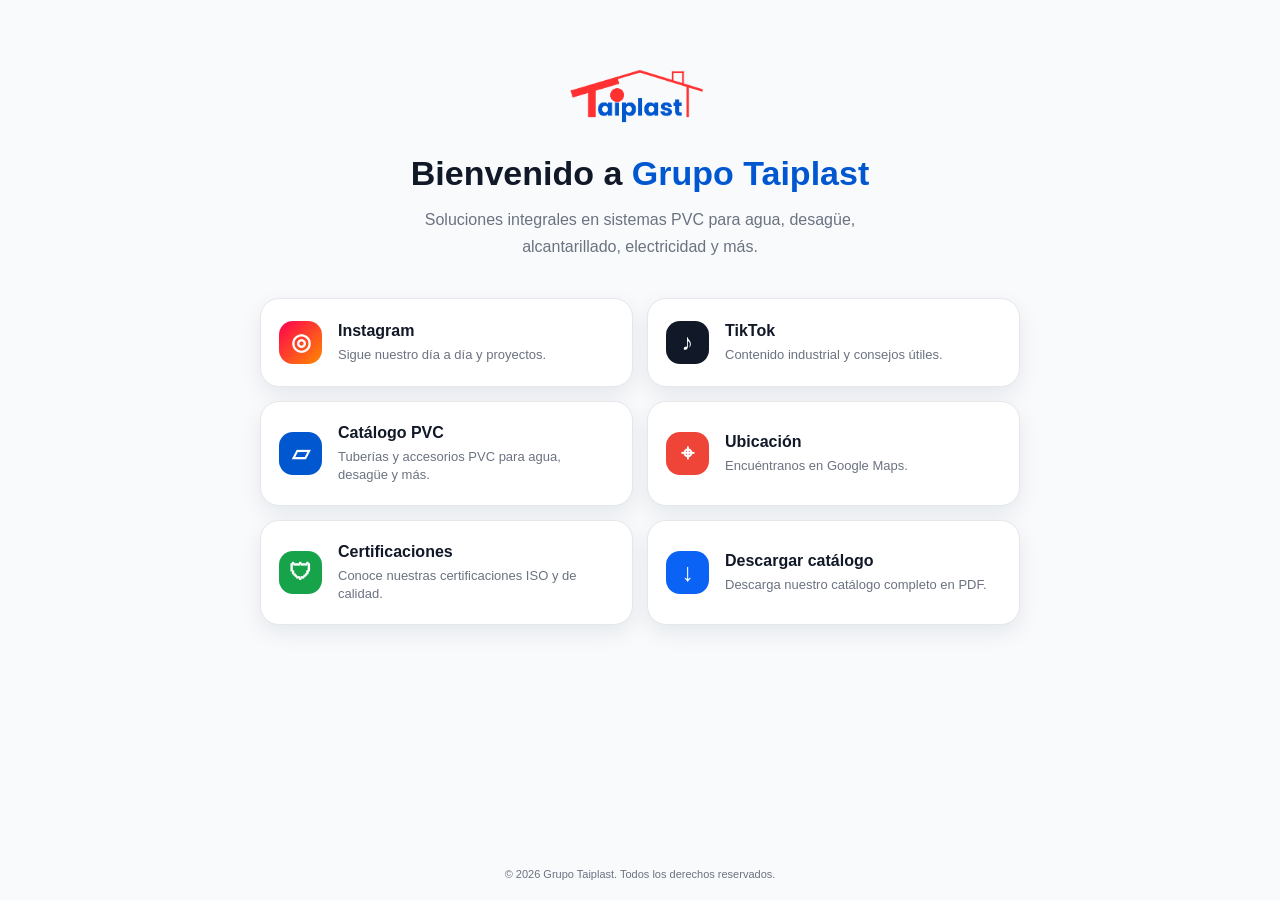
<file: index.html>
<!DOCTYPE html>
<html lang="es">
<head>
  <meta charset="UTF-8" />
  <meta name="viewport" content="width=device-width, initial-scale=1.0" />

  <title>Grupo Taiplast</title>

  <link rel="icon" type="image/png" href="img/LOGO.png" />
  <link rel="apple-touch-icon" href="img/LOGO.png" />

  <link rel="stylesheet" href="Style/Index.css" />
</head>
<body>
  <main class="page">
    <section class="hero">
      <img src="img/logo taiplast.png" alt="Grupo Taiplast" class="logo" />

      <h1>Bienvenido a <span>Grupo Taiplast</span></h1>
      <p>
        Soluciones integrales en sistemas PVC para agua, desagüe,
        alcantarillado, electricidad y más.
      </p>
    </section>

    <section class="menu">
      <a class="card instagram" href="https://www.instagram.com/taiplast.pvc/">
        <div class="icon">◎</div>
        <div>
          <h2>Instagram</h2>
          <p>Sigue nuestro día a día y proyectos.</p>
        </div>
      </a>

      <a class="card tiktok" href="https://www.tiktok.com/@taiplastsac?is_from_webapp=1&sender_device=pc">
        <div class="icon">♪</div>
        <div>
          <h2>TikTok</h2>
          <p>Contenido industrial y consejos útiles.</p>
        </div>
      </a>

      <a class="card catalogo" href="Catalogo.html">
        <div class="icon">▱</div>
        <div>
          <h2>Catálogo PVC</h2>
          <p>Tuberías y accesorios PVC para agua, desagüe y más.</p>
        </div>
      </a>

      <a class="card ubicacion" href="https://maps.app.goo.gl/5tgSD6Tb9HavSkV97">
        <div class="icon">⌖</div>
        <div>
          <h2>Ubicación</h2>
          <p>Encuéntranos en Google Maps.</p>
        </div>
      </a>
      <a class="card certificados" href="Certificaciones.html">
        <div class="icon">🛡</div>
        <div>
          <h2>Certificaciones</h2>
          <p>Conoce nuestras certificaciones ISO y de calidad.</p>
        </div>
      </a>

      <a class="card descargar-catalogo"
        href="https://drive.google.com/file/d/1SgM5r2VQOVTahTMHMQ_StmbwVILnKFu6/view?usp=sharing" target="_blank" rel="noopener">
        <div class="icon">↓</div>
        <div>
          <h2>Descargar catálogo</h2>
          <p>Descarga nuestro catálogo completo en PDF.</p>
        </div>
      </a>
    </section>

    <footer>
      © 2026 Grupo Taiplast. Todos los derechos reservados.
    </footer>
  </main>
</body>
</html>
</file>
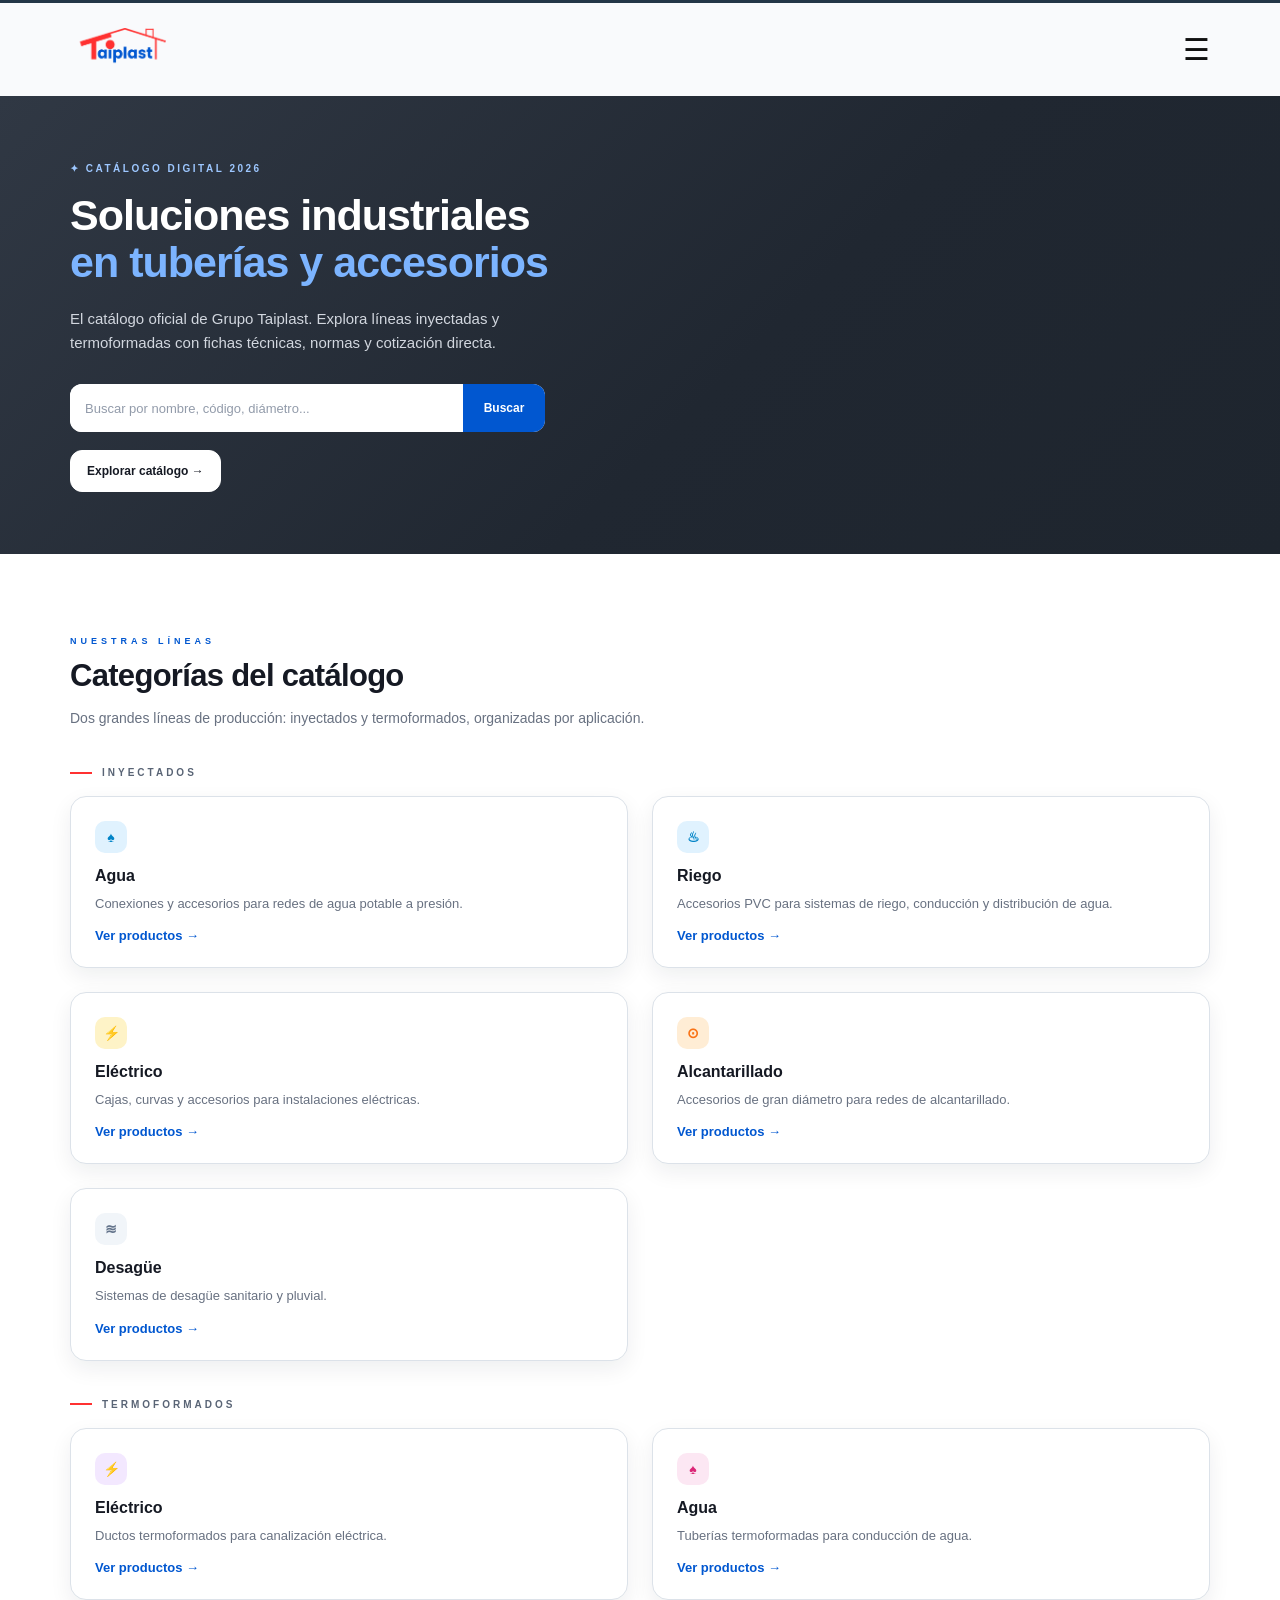
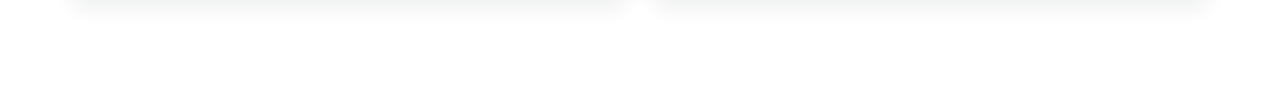
<file: Catalogo.html>
<!DOCTYPE html>
<html lang="es">
<head>
  <meta charset="UTF-8">

  <meta
    name="viewport"
    content="width=device-width, initial-scale=1.0"
  >

  <title>Catálogo PVC | Grupo Taiplast</title>

  <link rel="icon" type="image/png" href="img/LOGO.png" />
  <link rel="apple-touch-icon" href="img/LOGO.png" />

  <link
    rel="stylesheet"
    href="./Style/Catalogo.css"
  >
</head>

<body>

  <!-- =========================
       ENCABEZADO
  ========================== -->

  <header class="header">

    <a href="./index.html" class="logo-link">
      <img
        src="./img/logo taiplast.png"
        alt="Taiplast"
        class="logo"
      >
    </a>

    <button
      type="button"
      class="menu-btn"
      id="menuBtn"
      aria-label="Abrir menú"
      aria-expanded="false"
    >
      ☰
    </button>

  </header>


  <!-- =========================
       PORTADA
  ========================== -->

  <section class="hero">

    <div class="hero-content">

      <span class="hero-tag">
        ✦ CATÁLOGO DIGITAL 2026
      </span>

      <h1>
        Soluciones industriales
        <strong>en tuberías y accesorios</strong>
      </h1>

      <p>
        El catálogo oficial de Grupo Taiplast. Explora líneas
        inyectadas y termoformadas con fichas técnicas,
        normas y cotización directa.
      </p>

      <form
        class="search-box"
        action="./Productos.html"
        method="get"
      >

        <input
          type="search"
          name="buscar"
          placeholder="Buscar por nombre, código, diámetro..."
          aria-label="Buscar productos"
        >

        <button type="submit">
          Buscar
        </button>

      </form>

      <div class="hero-actions">

        <a
          href="#categorias"
          class="btn-primary"
        >
          Explorar catálogo →
        </a>

      </div>

    </div>

  </section>


  <!-- =========================
       CATEGORÍAS
  ========================== -->

  <main
    id="categorias"
    class="content"
  >

    <span class="section-label">
      NUESTRAS LÍNEAS
    </span>

    <h2>
      Categorías del catálogo
    </h2>

    <p class="intro">
      Dos grandes líneas de producción: inyectados y
      termoformados, organizadas por aplicación.
    </p>


    <!-- =========================
         INYECTADOS
    ========================== -->

    <section class="category-section">

      <div class="group-title">
        <span></span>
        <h3>INYECTADOS</h3>
      </div>

      <div class="categories-grid">

        <!-- AGUA INYECTADOS -->

        <article class="category-card">

          <div class="category-icon icon-water">
            ♠
          </div>

          <h3>
            Agua
          </h3>

          <p>
            Conexiones y accesorios para redes de agua
            potable a presión.
          </p>

          <a
            href="./Productos.html?categoria=agua-inyectados"
            class="category-link"
          >
            Ver productos →
          </a>

        </article>

        <!-- RIEGO INYECTADOS -->

        <article class="category-card">

          <div class="category-icon icon-water">
            ♨
          </div>

          <h3>
            Riego
          </h3>

          <p>
            Accesorios PVC para sistemas de riego,
            conducción y distribución de agua.
          </p>

          <a
            href="./Productos.html?categoria=riego"
            class="category-link"
          >
            Ver productos →
          </a>

        </article>


        <!-- ELÉCTRICO INYECTADOS -->

        <article class="category-card">

          <div class="category-icon icon-electric">
            ⚡
          </div>

          <h3>
            Eléctrico
          </h3>

          <p>
            Cajas, curvas y accesorios para instalaciones
            eléctricas.
          </p>

          <a
            href="./Productos.html?categoria=electrico-inyectados"
            class="category-link"
          >
            Ver productos →
          </a>

        </article>


        <!-- ALCANTARILLADO -->

        <article class="category-card">

          <div class="category-icon icon-sewer">
            ⊙
          </div>

          <h3>
            Alcantarillado
          </h3>

          <p>
            Accesorios de gran diámetro para redes de
            alcantarillado.
          </p>

          <a
            href="./Productos.html?categoria=alcantarillado"
            class="category-link"
          >
            Ver productos →
          </a>

        </article>


        <!-- DESAGÜE -->

        <article class="category-card">

          <div class="category-icon icon-drainage">
            ≋
          </div>

          <h3>
            Desagüe
          </h3>

          <p>
            Sistemas de desagüe sanitario y pluvial.
          </p>

          <a
            href="./Productos.html?categoria=desague"
            class="category-link"
          >
            Ver productos →
          </a>

        </article>

      </div>

    </section>


    <!-- =========================
         TERMOFORMADOS
    ========================== -->

    <section class="category-section">

      <div class="group-title">
        <span></span>
        <h3>TERMOFORMADOS</h3>
      </div>

      <div class="categories-grid">

        <!-- ELÉCTRICO TERMOFORMADOS -->

        <article class="category-card">

          <div class="category-icon icon-electric-formed">
            ⚡
          </div>

          <h3>
            Eléctrico
          </h3>

          <p>
            Ductos termoformados para canalización eléctrica.
          </p>

          <a
            href="./Productos.html?categoria=electrico-termoformados"
            class="category-link"
          >
            Ver productos →
          </a>

        </article>


        <!-- AGUA TERMOFORMADOS -->

        <article class="category-card">

          <div class="category-icon icon-water-formed">
            ♠
          </div>

          <h3>
            Agua
          </h3>

          <p>
            Tuberías termoformadas para conducción de agua.
          </p>

          <a
            href="./Productos.html?categoria=agua-termoformados"
            class="category-link"
          >
            Ver productos →
          </a>

        </article>

      </div>

    </section>

  </main>


  <!-- =========================
       MENÚ LATERAL
  ========================== -->

  <div
    class="menu-overlay"
    id="menuOverlay"
    aria-hidden="true"
  ></div>

  <nav
    class="side-menu"
    id="sideMenu"
    aria-hidden="true"
  >

    <button
      type="button"
      class="close-menu"
      id="closeMenu"
      aria-label="Cerrar menú"
    >
      ×
    </button>

    <a href="./index.html">
      Inicio
    </a>

    <a href="#categorias">
      Categorías
    </a>

    <a href="./Productos.html">
      Productos
    </a>

  </nav>


  <script src="./JS/Catalogo.js"></script>

</body>
</html>
</file>
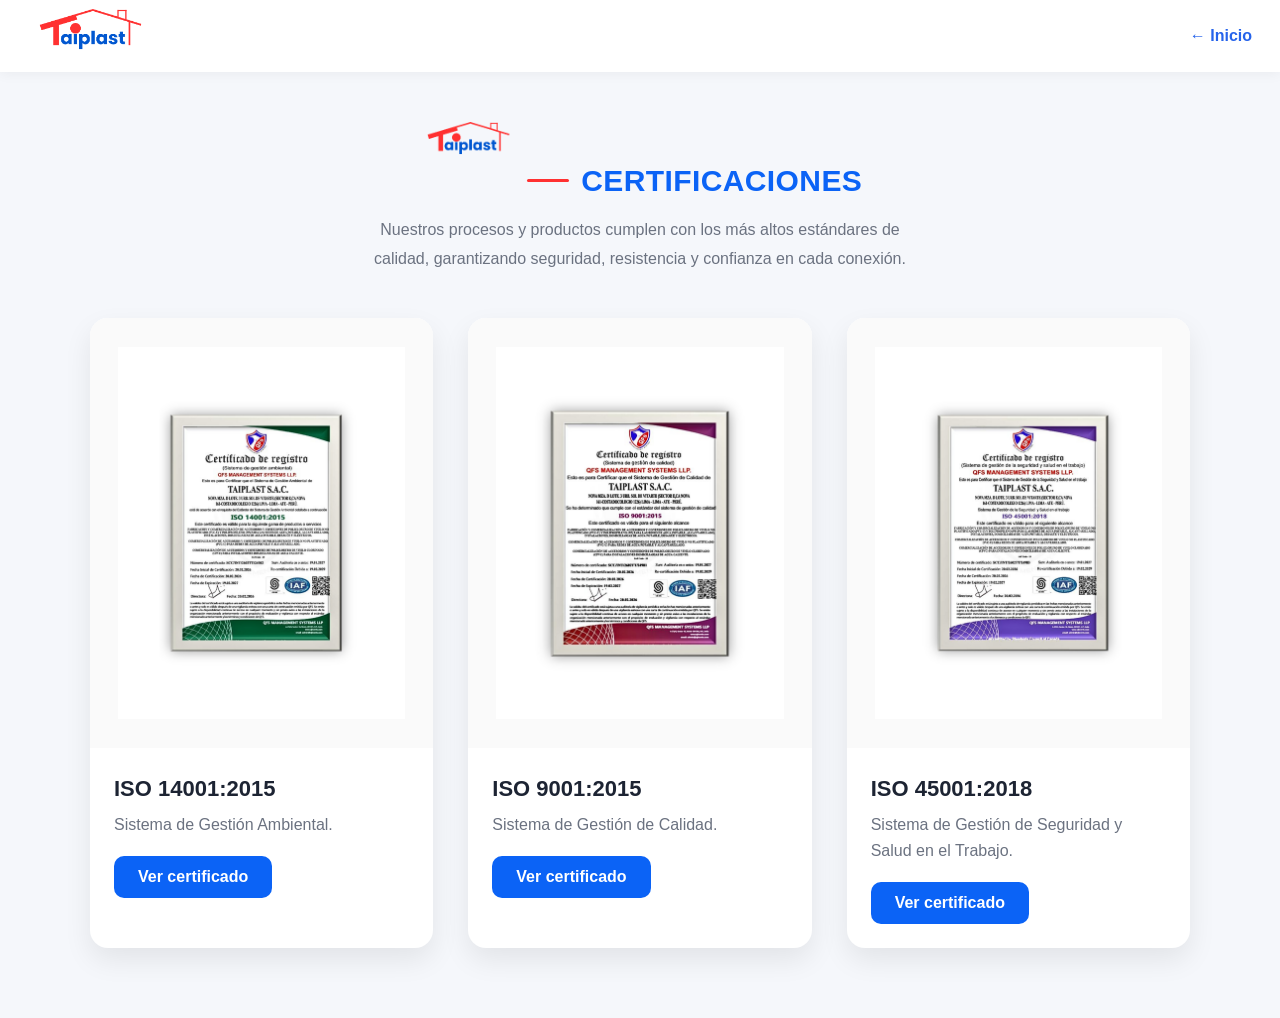
<file: Certificaciones.html>
<!DOCTYPE html>
<html lang="es">
<head>
    <meta charset="UTF-8">
    <meta name="viewport" content="width=device-width, initial-scale=1.0">
    <title>Certificaciones | Grupo Taiplast</title>

    <link rel="icon" type="image/png" href="img/LOGO.png" />
    <link rel="apple-touch-icon" href="img/LOGO.png" />

    <link rel="stylesheet" href="Style/Certificaciones.css">
</head>
<body>

<header class="topbar">

    <a href="index.html" class="logo-link">
        <img src="img/logo taiplast.png" class="logo">
    </a>

    <a href="index.html" class="volver">
        ← Inicio
    </a>

</header>

<main class="container">

    <section class="hero">

    <img src="img/logo taiplast.png" alt="Taiplast" class="hero-logo">

    <div class="hero-title">

        <span class="line"></span>

        <h2>CERTIFICACIONES</h2>

    </div>

    <p>
        Nuestros procesos y productos cumplen con los más altos estándares de
        calidad, garantizando seguridad, resistencia y confianza en cada
        conexión.
    </p>

</section>


    <section class="cards">

        <div class="certificate-card">

            <img src="img/8.jpg">

            <div class="certificate-info">

                <h2>ISO 14001:2015</h2>

                <p>
                    Sistema de Gestión Ambiental.
                </p>

                <a href="img/8.jpg" target="_blank">
                    Ver certificado
                </a>

            </div>

        </div>


        <div class="certificate-card">

            <img src="img/7.jpg">

            <div class="certificate-info">

                <h2>ISO 9001:2015</h2>

                <p>
                    Sistema de Gestión de Calidad.
                </p>

                <a href="img/7.jpg" target="_blank">
                    Ver certificado
                </a>

            </div>

        </div>


        <div class="certificate-card">

            <img src="img/9.jpg">

            <div class="certificate-info">

                <h2>ISO 45001:2018</h2>

                <p>
                    Sistema de Gestión de Seguridad y Salud en el Trabajo.
                </p>

                <a href="img/9.jpg" target="_blank">
                    Ver certificado
                </a>

            </div>

        </div>

    </section>

</main>

</body>
</html>
</file>
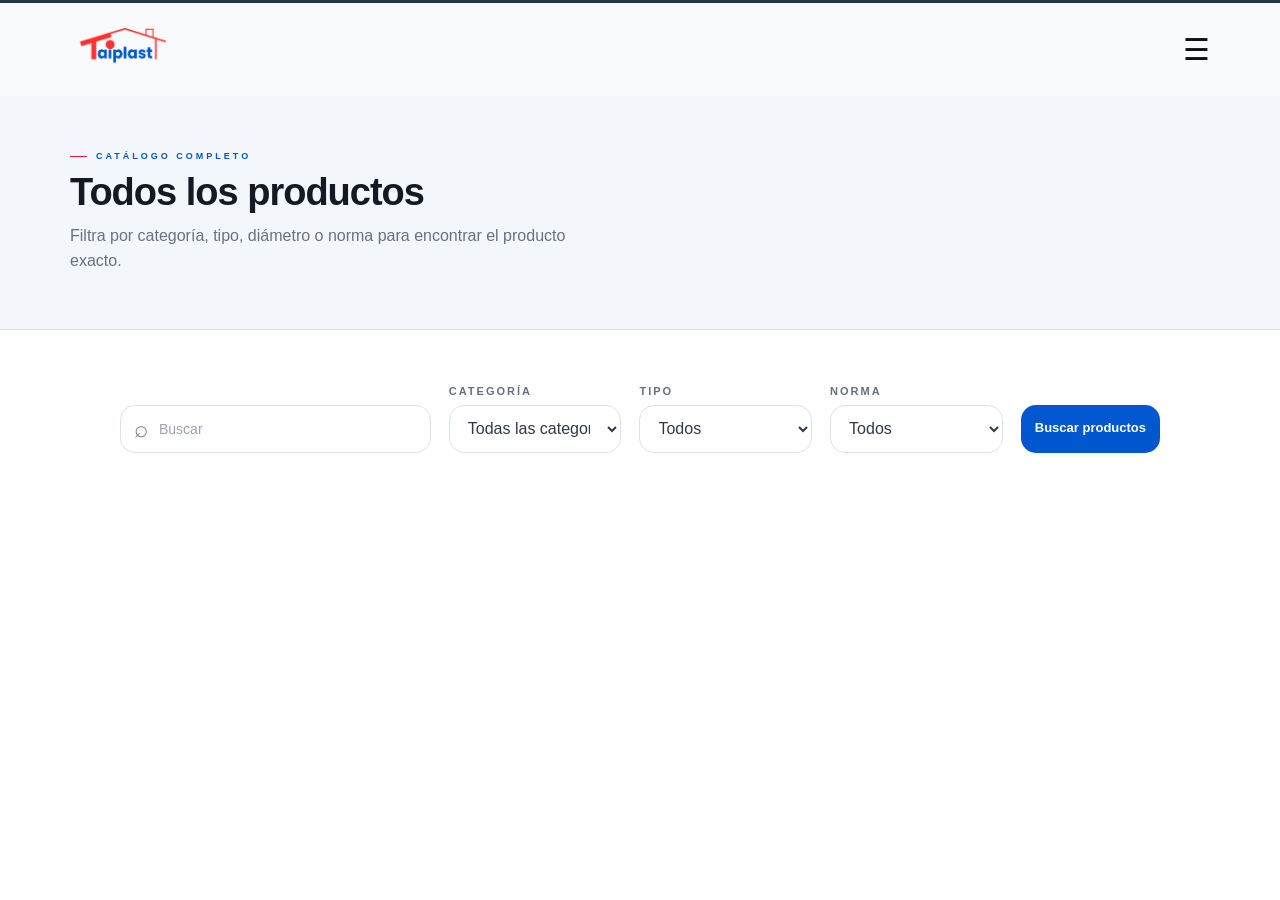
<file: Productos.html>
<!DOCTYPE html>
<html lang="es">
<head>
  <meta charset="UTF-8" />

  <meta
    name="viewport"
    content="width=device-width, initial-scale=1.0"
  />

  <meta
    name="description"
    content="Catálogo completo de productos PVC de Grupo Taiplast."
  />

  <link rel="icon" type="image/png" href="img/LOGO.png" />
  <link rel="apple-touch-icon" href="img/LOGO.png" />

  <title>Productos | Grupo Taiplast</title>

  <link
    rel="stylesheet"  
    href="Style/Productos.css"
  />
</head>

<body>

  <!-- =========================
       HEADER
  ========================== -->
  <header class="header">

    <a
      href="Catalogo.html"
      class="logo-link"
      aria-label="Volver al catálogo"
    >
      <img
        src="img/logo taiplast.png"
        alt="Logo de Grupo Taiplast"
        class="logo"
      />
    </a>

    <button
      class="menu-btn"
      id="menuBtn"
      type="button"
      aria-label="Abrir menú"
      aria-controls="sideMenu"
      aria-expanded="false"
    >
      ☰
    </button>

  </header>


  <!-- =========================
       ENCABEZADO
  ========================== -->
  <section class="page-heading">

    <span class="section-label">
      <span aria-hidden="true"></span>
      CATÁLOGO COMPLETO
    </span>

    <h1>Todos los productos</h1>

    <p>
      Filtra por categoría, tipo, diámetro o norma para encontrar
      el producto exacto.
    </p>

  </section>


  <!-- =========================
       CONTENIDO PRINCIPAL
  ========================== -->
  <main class="filters-container">

    <!-- FORMULARIO DE FILTROS -->
    <form
      class="filters-form"
      id="filtersForm"
    >

      <!-- BUSCADOR -->
      <div class="search-field">
        <span class="search-icon">⌕</span>

        <input
          type="text"
          id="productSearch"
          placeholder="Buscar"
          autocomplete="off"
        >

        <button
          type="button"
          class="clear-search"
          id="clearSearch"
          aria-label="Limpiar búsqueda"
        >
          ×
        </button>
      </div>


      <!-- CATEGORÍA -->
      <div class="filter-group">

        <label for="categoryFilter">
          Categoría
        </label>

        <select id="categoryFilter">
          <option value="">Todas las categorías</option>
          <option value="agua-inyectados">Agua · INY</option>
          <option value="riego">Riego · INY</option>
          <option value="electrico-inyectados">Eléctrico · INY</option>
          <option value="alcantarillado">Alcantarillado · INY</option>
          <option value="desague">Desagüe · INY</option>
          <option value="electrico-termoformados">
            Eléctrico · Termoformados
          </option>
          <option value="agua-termoformados">
            Agua · Termoformados
          </option>
        </select>

      </div>


      <!-- TIPO -->
      <div class="filter-group">

        <label for="typeFilter">
          Tipo
        </label>

        <select id="typeFilter">
          <option value="">Todos</option>
          <option value="codo">Codo</option>
          <option value="tee">Tee</option>
          <option value="tee-sanitaria">Tee sanitaria</option>
          <option value="yee">Yee</option>
          <option value="union">Unión</option>
          <option value="reduccion">Reducción</option>
          <option value="tapon">Tapón</option>
          <option value="sombrero-de-ventilacion">
            Sombrero de ventilación
          </option>
        </select>

      </div>



      <!-- NORMA -->
      <div class="filter-group">

        <label for="standardFilter">
          Norma
        </label>

        <select
          id="standardFilter"
          name="standardFilter"
        >
          <option value="">
            Todos
          </option>

          <option value="ntp">
            NTP
          </option>

          <option value="iso">
            ISO
          </option>

          <option value="astm">
            ASTM
          </option>

          <option value="npt">
            NPT
          </option>
        </select>

      </div>


      <!-- BOTÓN -->
      <button
        class="filter-button"
        id="searchProductsButton"
        type="submit"
      >
        Buscar productos
      </button>

    </form>


    <!-- =========================
         RESULTADOS
    ========================== -->
    <section
      class="results-section"
      id="resultsSection"
      aria-live="polite"
    >



      <!-- CONTADOR -->
      <p
        id="resultsText"
        class="results-text"
        hidden
      ></p>


      <!-- SIN RESULTADOS -->
      <div
        id="noResultsMessage"
        class="no-results-message"
        hidden
      >
        <h2>No encontramos productos</h2>

        <p>
          Prueba cambiando el nombre del producto o seleccionando
          otros filtros.
        </p>
      </div>


      <!-- ERROR -->
      <div
        id="errorMessage"
        class="error-message"
        hidden
      >
        <h2>No se pudieron cargar los productos</h2>

        <p>
          Verifica que el archivo
          <strong>productos.json</strong>
          se encuentre correctamente conectado.
        </p>
      </div>


      <!-- TARJETAS DE PRODUCTOS -->
      <div
        class="products-grid"
        id="productsGrid"
      ></div>

    </section>

  </main>


  <!-- =========================
       MENÚ LATERAL
  ========================== -->

  <div
    class="menu-overlay"
    id="menuOverlay"
    aria-hidden="true"
  ></div>

  <nav
    class="side-menu"
    id="sideMenu"
    aria-label="Menú principal"
    aria-hidden="true"
  >

    <button
      class="close-menu"
      id="closeMenu"
      type="button"
      aria-label="Cerrar menú"
    >
      ×
    </button>

    <a href="index.html">
      Inicio
    </a>

    <a href="Catalogo.html#categorias">
      Categoría
    </a>

    <a
      href="Productos.html"
      aria-current="page"
    >
      Producto
    </a>

  </nav>

  <script src="JS/Productos.js"></script>

</body>
</html>
</file>
<file: Style/Index.css>
* {
  box-sizing: border-box;
  margin: 0;
  padding: 0;
}

body {
  font-family: Arial, Helvetica, sans-serif;
  background: #f8fafc;
  color: #111827;
}

.page {
  width: 100%;
  min-height: 100vh;
  padding: 54px 24px 20px;
  display: flex;
  flex-direction: column;
  align-items: center;
}

.hero {
  text-align: center;
  max-width: 340px;
}

.logo {
  width: 145px;
  margin-bottom: 16px;
}

h1 {
  font-size: 26px;
  line-height: 1.08;
  font-weight: 800;
  margin-bottom: 14px;
}

h1 span {
  color: #0157d0;
}

.hero p {
  font-size: 14px;
  line-height: 1.7;
  color: #6b7280;
}

.menu {
  width: 100%;
  max-width: 345px;
  margin-top: 38px;
  display: grid;
  gap: 14px;
}

.descargar-catalogo .icon {
    background: #0B63F6;
    color: white;
    font-size: 25px;
    font-weight: 700;
}

.card {
  background: white;
  border: 1px solid #e5e7eb;
  border-radius: 19px;
  padding: 22px 18px;
  display: flex;
  align-items: center;
  gap: 16px;
  text-decoration: none;
  color: inherit;
  box-shadow: 0 8px 22px rgba(15, 23, 42, 0.08);
}

.card:hover {
  transform: translateY(-2px);
}

.icon {
  width: 43px;
  height: 43px;
  border-radius: 14px;
  display: grid;
  place-items: center;
  color: white;
  font-size: 23px;
  flex-shrink: 0;
  font-weight: bold;
}

.instagram .icon {
  background: linear-gradient(135deg, #ff004f, #ff8a00);
}

.tiktok .icon {
  background: #111827;
}

.catalogo .icon {
  background: #0157d0;
}

.ferreteria .icon {
  background: #ff123c;
}

.whatsapp .icon {
  background: #25d366;
}

.ubicacion .icon {
  background: #ef4438;
}

.certificados .icon{
    background:#16a34a;
    color:#fff;
}

.card h2 {
  font-size: 16px;
  margin-bottom: 6px;
}

.card p {
  font-size: 13px;
  line-height: 1.35;
  color: #6b7280;
}

footer {
  margin-top: auto;
  padding-top: 72px;
  font-size: 11px;
  color: #6b7280;
  text-align: center;
}

/* Computadora */
@media (min-width: 768px) {
  .page {
    padding-top: 70px;
  }

  .hero {
    max-width: 520px;
  }

  .logo {
    width: 170px;
  }

  h1 {
    font-size: 34px;
  }

  .hero p {
    font-size: 16px;
  }

  .menu {
    max-width: 760px;
    grid-template-columns: repeat(2, 1fr);
  }
}
</file>
<file: Style/Catalogo.css>
:root {
  --blue: #0157d0;
  --blue-hover: #0048ad;

  --red: #ff3131;

  --dark: #151923;
  --hero-dark: #202731;
  --hero-dark-light: #303844;

  --gray: #687181;
  --light-gray: #f5f7fa;

  --border: #dce2e9;
  --white: #ffffff;

  --water: #0284c7;
  --water-light: #e0f2fe;

  --electric: #ca8a04;
  --electric-light: #fef3c7;

  --sewer: #f97316;
  --sewer-light: #ffedd5;

  --drainage: #64748b;
  --drainage-light: #f1f5f9;

  --formed-electric: #9333ea;
  --formed-electric-light: #f3e8ff;

  --formed-water: #db2777;
  --formed-water-light: #fce7f3;
}


/* =========================
   CONFIGURACIÓN GENERAL
========================= */

* {
  margin: 0;
  padding: 0;
  box-sizing: border-box;
}

html {
  scroll-behavior: smooth;
}

body {
  min-height: 100vh;

  font-family:
    Arial,
    Helvetica,
    sans-serif;

  color: var(--dark);
  background: var(--white);
}

button,
input {
  font: inherit;
}

button,
a {
  -webkit-tap-highlight-color: transparent;
}

img {
  display: block;
  max-width: 100%;
}

a {
  color: inherit;
}


/* =========================
   ENCABEZADO
========================= */

.header {
  position: relative;
  z-index: 20;

  width: 100%;
  height: 86px;

  padding: 0 24px;

  display: flex;
  align-items: center;
  justify-content: space-between;

  background: #f9fafc;
  border-top: 3px solid #243647;
}

.logo-link {
  display: inline-flex;
  align-items: center;
  text-decoration: none;
}

.logo {
  width: 82px;
  height: auto;
}

.menu-btn {
  padding: 0;

  border: none;
  background: transparent;

  color: #111111;

  font-size: 30px;
  line-height: 1;

  cursor: pointer;
}


/* =========================
   PORTADA
========================= */

.hero {
  min-height: 350px;

  display: flex;
  align-items: center;

  padding: 54px 18px;

  color: var(--white);

  background:
    linear-gradient(
      135deg,
      var(--hero-dark-light) 0%,
      var(--hero-dark) 58%,
      #1e252e 100%
    );
}

.hero-content {
  width: 100%;
  max-width: 520px;
}

.hero-tag {
  display: inline-block;

  margin-bottom: 18px;

  color: #9dc7ff;

  font-size: 10px;
  font-weight: 800;
  letter-spacing: 2.5px;
}

.hero h1 {
  max-width: 500px;

  color: var(--white);

  font-size: 31px;
  font-weight: 800;
  line-height: 1.1;
  letter-spacing: -1px;
}

.hero h1 strong {
  display: block;

  color: #7cb4ff;
  font-weight: 800;
}

.hero p {
  max-width: 440px;

  margin-top: 20px;

  color: #d2d7df;

  font-size: 14px;
  line-height: 1.65;
}


/* =========================
   BUSCADOR
========================= */

.search-box {
  width: 100%;
  max-width: 475px;
  height: 48px;

  margin-top: 28px;

  display: flex;

  overflow: hidden;

  background: var(--white);
  border-radius: 12px;
}

.search-box input {
  min-width: 0;
  flex: 1;

  padding: 0 15px;

  border: none;
  outline: none;

  color: var(--dark);
  background: var(--white);

  font-size: 13px;
}

.search-box input::placeholder {
  color: #929baa;
}

.search-box button {
  min-width: 82px;

  padding: 0 17px;

  border: none;

  color: var(--white);
  background: var(--blue);

  font-size: 12px;
  font-weight: 800;

  cursor: pointer;
  transition: background 0.2s ease;
}

.search-box button:hover {
  background: var(--blue-hover);
}


/* =========================
   BOTONES DE PORTADA
========================= */

.hero-actions {
  margin-top: 18px;

  display: flex;
  align-items: center;
  flex-wrap: wrap;

  gap: 10px;
}

.btn-primary,
.btn-outline {
  min-height: 42px;

  padding: 0 16px;

  display: inline-flex;
  align-items: center;
  justify-content: center;

  border-radius: 12px;

  font-size: 12px;
  font-weight: 800;

  text-decoration: none;
  transition: 0.2s ease;
}

.btn-primary {
  color: var(--dark);
  background: var(--white);
  border: 1px solid var(--white);
}

.btn-primary:hover {
  color: var(--blue);
  transform: translateY(-1px);
}

.btn-outline {
  color: var(--white);

  background: transparent;
  border: 1px solid #66717f;
}

.btn-outline:hover {
  border-color: var(--white);
  background: rgba(255, 255, 255, 0.06);
}


/* =========================
   CONTENIDO
========================= */

.content {
  width: 100%;

  padding: 58px 18px 70px;

  background: var(--white);
}

.section-label {
  display: block;

  color: var(--blue);

  font-size: 9px;
  font-weight: 900;
  letter-spacing: 4px;
}

.content > h2 {
  margin-top: 12px;

  color: var(--dark);

  font-size: 27px;
  font-weight: 900;
  line-height: 1.15;
  letter-spacing: -0.7px;
}

.intro {
  max-width: 650px;

  margin-top: 13px;

  color: var(--gray);

  font-size: 14px;
  line-height: 1.6;
}


/* =========================
   GRUPOS DE CATEGORÍAS
========================= */

.category-section {
  margin-top: 34px;
}

.group-title {
  margin-bottom: 18px;

  display: flex;
  align-items: center;

  gap: 10px;
}

.group-title span {
  width: 22px;
  height: 2px;

  flex-shrink: 0;

  background: var(--red);
}

.group-title h3 {
  color: #596475;

  font-size: 10px;
  font-weight: 900;
  letter-spacing: 3px;
}

.categories-grid {
  display: grid;
  grid-template-columns: 1fr;

  gap: 18px;
}


/* =========================
   TARJETAS
========================= */

.category-card {
  min-width: 0;
  min-height: 160px;

  padding: 22px;

  display: flex;
  flex-direction: column;
  align-items: flex-start;

  background: var(--white);

  border: 1px solid var(--border);
  border-radius: 16px;

  box-shadow:
    0 8px 22px rgba(15, 23, 42, 0.07);

  transition:
    transform 0.2s ease,
    box-shadow 0.2s ease,
    border-color 0.2s ease;
}

.category-card:hover {
  transform: translateY(-2px);

  border-color: #cbd5e1;

  box-shadow:
    0 12px 28px rgba(15, 23, 42, 0.1);
}

.category-card h3 {
  margin-top: 14px;

  color: var(--dark);

  font-size: 15px;
  font-weight: 800;
}

.category-card p {
  margin-top: 9px;
  margin-bottom: 14px;

  color: var(--gray);

  font-size: 12px;
  line-height: 1.55;
}

.category-link {
  margin-top: auto;

  display: inline-flex;
  align-items: center;

  color: var(--blue);

  font-size: 12px;
  font-weight: 800;

  text-decoration: none;

  transition:
    color 0.2s ease,
    transform 0.2s ease;
}

.category-link:hover {
  color: var(--blue-hover);
  transform: translateX(3px);
}


/* =========================
   ÍCONOS DE CATEGORÍAS
========================= */

.category-icon {
  width: 32px;
  height: 32px;

  display: inline-flex;
  align-items: center;
  justify-content: center;

  border-radius: 10px;

  font-size: 14px;
  font-weight: 800;
  line-height: 1;
}

.icon-water {
  color: var(--water);
  background: var(--water-light);
}

.icon-electric {
  color: var(--electric);
  background: var(--electric-light);
}

.icon-sewer {
  color: var(--sewer);
  background: var(--sewer-light);
}

.icon-drainage {
  color: var(--drainage);
  background: var(--drainage-light);
}

.icon-electric-formed {
  color: var(--formed-electric);
  background: var(--formed-electric-light);
}

.icon-water-formed {
  color: var(--formed-water);
  background: var(--formed-water-light);
}


/* =========================
   MENÚ LATERAL
========================= */

.menu-overlay {
  position: fixed;
  inset: 0;
  z-index: 50;

  background: rgba(0, 0, 0, 0.38);

  opacity: 0;
  visibility: hidden;

  transition:
    opacity 0.25s ease,
    visibility 0.25s ease;
}

.menu-overlay.active {
  opacity: 1;
  visibility: visible;
}

.side-menu {
  position: fixed;
  top: 0;
  right: -100%;
  z-index: 60;

  width: 85%;
  max-width: 340px;
  height: 100vh;

  padding: 28px 25px;

  display: flex;
  flex-direction: column;

  gap: 27px;

  background: var(--white);

  box-shadow:
    -10px 0 30px rgba(0, 0, 0, 0.16);

  transition: right 0.3s ease;
}

.side-menu.active {
  right: 0;
}

.close-menu {
  align-self: flex-end;

  border: none;
  background: transparent;

  color: var(--dark);

  font-size: 38px;
  line-height: 1;

  cursor: pointer;
}

.side-menu a {
  color: #626b78;

  font-size: 18px;
  font-weight: 700;

  text-decoration: none;
}

.side-menu a:hover {
  color: var(--blue);
}


/* =========================
   TABLET
========================= */

@media (min-width: 600px) {

  .hero {
    min-height: 380px;
    padding: 65px 45px;
  }

  .content {
    padding:
      70px
      45px
      85px;
  }

  .categories-grid {
    grid-template-columns:
      repeat(2, minmax(0, 1fr));
  }

}


/* =========================
   ESCRITORIO
========================= */

@media (min-width: 900px) {

  .header {
    height: 96px;
    padding: 0 70px;
  }

  .logo {
    width: 110px;
  }

  .hero {
    min-height: 405px;

    padding:
      62px
      70px;
  }

  .hero-content {
    max-width: 560px;
  }

  .hero h1 {
    font-size: 43px;
  }

  .hero p {
    font-size: 15px;
  }

  .content {
    max-width: 1800px;

    margin: 0 auto;

    padding:
      82px
      70px
      95px;
  }

  .content > h2 {
    font-size: 31px;
  }

  .intro {
    font-size: 14px;
  }

  .category-section {
    margin-top: 38px;
  }

  .categories-grid {
    gap: 24px;
  }

  .category-card {
    min-height: 170px;
    padding: 24px;
  }

  .category-card h3 {
    font-size: 16px;
  }

  .category-card p {
    font-size: 13px;
  }

  .category-link {
    font-size: 13px;
  }

}


/* =========================
   PANTALLAS GRANDES
========================= */

@media (min-width: 1300px) {

  .hero {
    padding-left: 90px;
    padding-right: 90px;
  }

  .content {
    padding-left: 90px;
    padding-right: 90px;
  }

}
</file>
<file: Style/Certificaciones.css>
*{
    margin:0;
    padding:0;
    box-sizing:border-box;
}

body{
    font-family:'Inter',sans-serif;
    background:#f5f7fb;
    color:#1d2433;
}

/* ================= HEADER ================= */

.topbar{
    height:72px;
    background:#fff;
    display:flex;
    justify-content:space-between;
    align-items:center;
    padding:0 28px;
    box-shadow:0 2px 12px rgba(0,0,0,.05);
}

.logo{
    height:50px;
}

.volver{
    text-decoration:none;
    color:#2563eb;
    font-weight:600;
    transition:.25s;
}

.volver:hover{
    color:#0b63f6;
}

/* ================= CONTENEDOR ================= */

.container{
    width:min(1100px,92%);
    margin:auto;
    padding:30px 0 70px;
}

/* ================= HERO ================= */

.hero{
    max-width:560px;
    margin:20px auto 45px;
    text-align:center;
}

.hero-logo{
    width:105px;
    height:auto;
    margin-bottom:20px;
}

.hero-title{
    display:inline-flex;
    align-items:center;
    gap:12px;
    margin-bottom:18px;
}

.hero-title .line{
    width:42px;
    height:3px;
    background:#ff3131;
    border-radius:10px;
}

.hero-title h2{
    color:#0b63f6;
    font-size:30px;
    font-weight:800;
    letter-spacing:.4px;
}

.hero p{
    color:#6b7280;
    font-size:16px;
    line-height:1.8;
}

/* ================= CERTIFICADOS ================= */

.cards{

    display:grid;
    grid-template-columns:repeat(auto-fit,minmax(290px,1fr));
    gap:35px;

}

.certificate-card{

    background:#fff;
    border-radius:18px;
    overflow:hidden;
    box-shadow:0 12px 28px rgba(0,0,0,.08);
    transition:.30s;

}

.certificate-card:hover{

    transform:translateY(-8px);
    box-shadow:0 20px 40px rgba(0,0,0,.12);

}

.certificate-card img{

    width:100%;
    height:430px;
    object-fit:contain;
    padding:28px;
    background:#fafafa;

}

.certificate-info{

    padding:24px;

}

.certificate-info h2{

    font-size:22px;
    margin-bottom:10px;

}

.certificate-info p{

    color:#6b7280;
    line-height:1.6;
    margin-bottom:18px;

}

.certificate-info a{

    display:inline-block;
    text-decoration:none;
    background:#0b63f6;
    color:#fff;
    padding:12px 24px;
    border-radius:10px;
    font-weight:600;
    transition:.25s;

}

.certificate-info a:hover{

    background:#094fc4;

}

/* ================= RESPONSIVE ================= */

@media (max-width:768px){

    .topbar{

        height:65px;
        padding:0 18px;

    }

    .logo{

        height:42px;

    }

    .container{

        padding:20px 0 50px;

    }

    .hero{

        margin:10px auto 30px;
        padding:0 18px;

    }

    .hero-logo{

        width:90px;
        margin-bottom:16px;

    }

    .hero-title{

        gap:10px;
        margin-bottom:15px;

    }

    .hero-title .line{

        width:30px;

    }

    .hero-title h2{

        font-size:24px;

    }

    .hero p{

        font-size:15px;
        line-height:1.7;

    }

    .cards{

        grid-template-columns:1fr;
        gap:25px;

    }

    .certificate-card img{

        height:340px;
        padding:18px;

    }

    .certificate-info{

        padding:18px;

    }

    .certificate-info h2{

        font-size:19px;

    }

}
</file>
<file: Style/Productos.css>
:root {
  --blue: #0157d0;
  --blue-hover: #0048ad;
  --red: #ff123c;
  --dark: #151923;
  --gray: #687181;
  --light-gray: #f3f6fa;
  --border: #dce2e9;
  --white: #ffffff;
}

* {
  margin: 0;
  padding: 0;
  box-sizing: border-box;
}

html {
  scroll-behavior: smooth;
}

body {
  min-height: 100vh;
  font-family: Arial, Helvetica, sans-serif;
  color: var(--dark);
  background: var(--white);
}

button,
input,
select {
  font: inherit;
}

img {
  display: block;
  max-width: 100%;
}

/* =========================
   ENCABEZADO
========================= */

.header {
  width: 100%;
  height: 86px;
  padding: 0 24px;
  display: flex;
  align-items: center;
  justify-content: space-between;
  background: #f9fafc;
  border-top: 3px solid #243647;
}

.logo {
  width: 82px;
  display: block;
}

.menu-btn {
  padding: 0;
  border: none;
  background: transparent;
  color: #111111;
  font-size: 30px;
  line-height: 1;
  cursor: pointer;
}

/* =========================
   CABECERA DE PÁGINA
========================= */

.page-heading {
  padding: 42px 18px 34px;
  background: var(--light-gray);
  border-bottom: 1px solid var(--border);
}

.section-label {
  display: flex;
  align-items: center;
  gap: 9px;
  color: var(--blue);
  font-size: 9px;
  font-weight: 800;
  letter-spacing: 3px;
}

.section-label span {
  width: 17px;
  height: 1px;
  background: var(--red);
}

.page-heading h1 {
  margin-top: 11px;
  font-size: 27px;
  line-height: 1.08;
  font-weight: 900;
  letter-spacing: -1px;
}

.page-heading p {
  max-width: 340px;
  margin-top: 11px;
  color: var(--gray);
  font-size: 14px;
  line-height: 1.55;
}

/* =========================
   FILTROS
========================= */

.filters-container {
  width: 100%;
  padding: 38px 16px 70px;
}

.filters-form {
  display: grid;
  gap: 24px;
}

.search-field {
  position: relative;
  height: 44px;
  padding: 0 42px 0 13px;
  display: flex;
  align-items: center;
  gap: 11px;
  border: 1px solid var(--border);
  border-radius: 15px;
  background: var(--white);
}

.search-icon {
  color: #788392;
  font-size: 24px;
  line-height: 1;
}

.search-field input {
  width: 100%;
  height: 100%;
  border: none;
  outline: none;
  background: transparent;
  color: var(--dark);
  font-size: 14px;
}

.search-field input::placeholder {
  color: #9ca3af;
}

/* Botón X para limpiar la búsqueda */
.clear-search {
  position: absolute;
  top: 50%;
  right: 11px;
  transform: translateY(-50%);
  width: 26px;
  height: 26px;
  padding: 0;
  display: none;
  align-items: center;
  justify-content: center;
  border: none;
  border-radius: 50%;
  outline: none;
  color: var(--blue);
  background: transparent;
  font-size: 21px;
  font-weight: 500;
  line-height: 1;
  cursor: pointer;
}

.clear-search:hover {
  background: #eef5ff;
}

.clear-search.visible {
  display: flex;
}

.filter-group {
  display: grid;
  gap: 8px;
}

.filter-group label {
  color: #66707e;
  font-size: 11px;
  font-weight: 800;
  letter-spacing: 2px;
  text-transform: uppercase;
}

.filter-group select {
  width: 100%;
  height: 44px;
  padding: 0 14px;
  border: 1px solid var(--border);
  border-radius: 15px;
  outline: none;
  color: #313945;
  background: var(--white);
  cursor: pointer;
}

.filter-button {
  height: 46px;
  min-width: 132px;
  padding: 0 15px;
  border: none;
  border-radius: 15px;
  background: var(--blue);
  color: white;
  font-size: 13px;
  font-weight: 800;
  line-height: 1.1;
  white-space: nowrap;
  cursor: pointer;
}

.filter-button:hover {
  background: var(--blue-hover);
}

.filter-button:active {
  transform: scale(.98);
}

/* =========================
   RESULTADOS
========================= */

.results-section {
  margin-top: 36px;
}

.results-section > p,
#contadorResultados,
#resultsText {
  color: #53627a;
  font-size: 14px;
}

#contadorResultados,
#resultsText {
  margin: 28px 0 16px;
}

.products-grid {
  display: grid;
  grid-template-columns: 1fr;
  grid-auto-rows: auto;
  align-items: start;
  gap: 24px;
  width: 100%;
  margin-top: 18px;
}

.product-card {
  position: relative;
  display: flex;
  flex-direction: column;

  width: 100%;
  height: auto;
  min-height: 0;

  background: #ffffff;
  border: 1px solid #dbe2e9;
  border-radius: 28px;
  box-shadow: 0 6px 18px rgba(15, 23, 42, 0.07);

  overflow: hidden;
}

.categories-grid {
  display: grid;
  grid-template-columns: repeat(2, minmax(0, 1fr));
  gap: 24px;
}

.category-card {
  display: flex;
  flex-direction: column;
  min-height: 165px;
  padding: 22px;
  background: #ffffff;
  border: 1px solid #dce2e9;
  border-radius: 16px;
  box-shadow: 0 8px 20px rgba(15, 23, 42, 0.08);
}

.category-card h3 {
  margin-top: 14px;
  margin-bottom: 8px;
}

.category-card p {
  margin-bottom: 14px;
  color: #687181;
  line-height: 1.5;
}

.category-link {
  display: inline-flex;
  align-items: center;
  align-self: flex-start;
  

  color: #0157d0;
  font-weight: 700;
  text-decoration: none;
}

.category-link:hover {
  text-decoration: underline;
}

@media (max-width: 700px) {
  .categories-grid {
    grid-template-columns: 1fr;
  }
}

/* =========================
   TAGS DE CATEGORÍA
========================= */

.product-tags {
  position: absolute;
  top: 20px;
  left: 18px;
  z-index: 20;
  display: block;
}

.product-category-tag {
  display: inline-flex;
  align-items: center;
  gap: 7px;
  width: max-content;
  padding: 7px 13px;
  border: 1px solid;
  border-radius: 999px;
  font-size: 13px;
  font-weight: 600;
  transition: 0.2s ease;
}

.product-category-tag .category-icon {
  display: inline-flex;
  align-items: center;
  justify-content: center;
  font-size: 15px;
  line-height: 1;
}

.product-category-tag .category-line {
  margin-left: 1px;
  padding-left: 8px;
  border-left: 1px solid currentColor;
  font-size: 10px;
  font-weight: 700;
  opacity: 0.75;
}

/* Agua: celeste */

.product-category-tag--agua {
  color: #0284c7;
  background: #e0f2fe;
  border-color: #7dd3fc;
}

/* Desagüe: gris */

.product-category-tag--desague {
  color: #64748b;
  background: #f8fafc;
  border-color: #cbd5e1;
}

/* Alcantarillado: naranja */

.product-category-tag--alcantarillado {
  color: #ea580c;
  background: #fff7ed;
  border-color: #fdba74;
}

/* Eléctrico: amarillo */

.product-category-tag--electrico {
  color: #ca8a04;
  background: #fef9c3;
  border-color: #facc15;
}

/* Imagen */

.product-image-container {
  width: 100%;
  height: 220px;
  min-height: 220px;
  flex-shrink: 0;

  padding: 58px 20px 8px;

  display: flex;
  align-items: center;
  justify-content: center;
}

.product-image {
  display: block;
  width: 100%;
  max-width: 210px;
  height: 156px;
  max-height: 156px;
  object-fit: contain;
  object-position: center;
}

.product-image-placeholder {
  width: 100%;
  height: 156px;

  display: flex;
  align-items: center;
  justify-content: center;

  color: #111827;
  font-size: 14px;
  text-align: center;
}

/* Contenido */

.product-content {
  display: flex;
  flex-direction: column;
  flex: 0 0 auto;

  padding: 10px 22px 24px;
}

.product-code {
  display: block;
  margin-bottom: 4px;

  font-family: "Inter", sans-serif;
  font-size: 13px;
  font-weight: 500;
  color: #6b7280;
}

.product-name,
.product-card h2,
.product-card h3 {
  margin: 0 0 9px;

  color: #101828;

  font-family: "Inter", sans-serif;
  font-size: 18px;
  font-weight: 700;
  line-height: 1.18;
  letter-spacing: -0.02em;
}

.product-meta {
  margin-bottom: 10px;

  display: flex;
  align-items: center;
  flex-wrap: wrap;
  gap: 8px;
}

.product-diameter {
  font-family: "Inter", sans-serif;
  font-size: 15px;
  font-weight: 700;
}

.product-series {
  font-family: "Inter", sans-serif;
  font-size: 14px;
  font-weight: 500;
  color: #6b7280;
}

.meta-dot {
  width: 6px;
  height: 6px;
  flex-shrink: 0;

  background: #d9dee6;
  border-radius: 50%;
}

.product-description {
  margin: 0;

  font-family: "Inter", sans-serif;
  font-size: 14px;
  font-weight: 400;
  color: #6b7280;
  line-height: 1.55;
}

.product-link {
  display: inline-flex;
  align-items: center;
  align-self: flex-start;
  gap: 8px;

  margin-top: 14px;

  color: #0157d0;
  font-size: 15px;
  font-weight: 800;
  line-height: 1.2;
  text-decoration: none;

  white-space: nowrap;
}

.product-link-arrow {
  display: inline-block;

  font-size: 21px;
  font-weight: 400;
  line-height: 1;
}

/* =========================
   MENSAJES
========================= */

.mensaje-inicial {
  margin-top: 32px;
  padding: 24px;
  text-align: center;
  color: #5f6b7a;
  background: #f7f9fc;
  border: 1px dashed #cbd5e1;
  border-radius: 14px;
}

.sin-resultados,
.no-results-message {
  grid-column: 1 / -1;
  padding: 36px 20px;
  text-align: center;
  background: #f7f9fc;
  border-radius: 14px;
}

/* =========================
   MENÚ LATERAL
========================= */

.menu-overlay {
  position: fixed;
  inset: 0;
  z-index: 50;
  background: rgba(0, 0, 0, .35);
  opacity: 0;
  visibility: hidden;
  transition: .25s ease;
}

.menu-overlay.active {
  opacity: 1;
  visibility: visible;
}

.side-menu {
  position: fixed;
  top: 0;
  right: -85%;
  z-index: 60;
  width: 85%;
  max-width: 340px;
  height: 100vh;
  padding: 30px 26px;
  display: flex;
  flex-direction: column;
  gap: 28px;
  background: var(--white);
  box-shadow: -10px 0 30px rgba(0, 0, 0, .16);
  transition: right .3s ease;
}

.side-menu.active {
  right: 0;
}

.close-menu {
  align-self: flex-end;
  border: none;
  background: transparent;
  font-size: 37px;
  cursor: pointer;
}

.side-menu a {
  color: #626b78;
  font-size: 18px;
  font-weight: 700;
  text-decoration: none;
}

/* =========================
   RESPONSIVE
========================= */

/* Celular */
@media (max-width: 599px) {
  .filters-container {
    padding-left: 14px;
    padding-right: 14px;
  }

  .filter-button {
    width: 100%;
    min-width: 0;
    font-size: 13px;
  }

  .products-grid {
    gap: 18px;
    align-items: start;
  }

  .product-card {
    height: auto;
    min-height: 0;
    border-radius: 30px;
  }

  .product-tags {
    top: 18px;
    left: 18px;
    z-index: 20;
    display: block;
  }

  .product-category-tag {
    padding: 6px 12px;
    font-size: 12px;
  }

  .product-image-container {
    height: 210px;
    min-height: 210px;
    padding: 52px 18px 6px;
  }

  .product-image {
    max-width: 190px;
    height: 150px;
    max-height: 150px;
  }

  .product-image-placeholder {
    height: 150px;
  }

  .product-content {
    flex: 0 0 auto;
    padding: 8px 22px 22px;
  }

  .product-code {
    margin-bottom: 4px;
    font-size: 13px;
  }

  .product-name,
  .product-card h2,
  .product-card h3 {
    margin-bottom: 8px;
    font-size: 18px;
    line-height: 1.18;
  }

  .product-meta {
    margin-bottom: 8px;
    gap: 8px;
  }

  .product-description {
    font-size: 14px;
    line-height: 1.5;
  }

  .product-link {
    margin-top: 14px;
    font-size: 16px;
  }
}

/* Tablet */
@media (min-width: 600px) {
  .products-grid {
    grid-template-columns: repeat(2, minmax(0, 1fr));
  }
}

/* Escritorio */
@media (min-width: 768px) {
  .header {
    height: 96px;
    padding: 0 70px;
  }

  .logo {
    width: 110px;
  }

  .page-heading {
    padding: 55px 70px;
  }

  .page-heading h1 {
    font-size: 38px;
  }

  .page-heading p {
    max-width: 520px;
    font-size: 16px;
  }

  .filters-container {
    max-width: 1180px;
    margin: 0 auto;
    padding: 55px 70px 80px;
  }

  .filters-form {
    grid-template-columns:
      minmax(250px, 1.8fr)
      minmax(145px, 1fr)
      minmax(145px, 1fr)
      minmax(145px, 1fr)
      minmax(132px, auto);
    column-gap: 18px;
    row-gap: 20px;
    align-items: end;
  }

  .filter-button {
    font-size: 13px;
    padding: 0 14px;
  }

  .search-field,
  .filter-group select,
  .filter-button {
    height: 48px;
  }
}

@media (min-width: 1050px) {
  .products-grid {
    grid-template-columns: repeat(3, minmax(0, 1fr));
    gap: 25px;
  }

  .product-card {
    height: auto;
    min-height: 0;
  }
}
</file>
